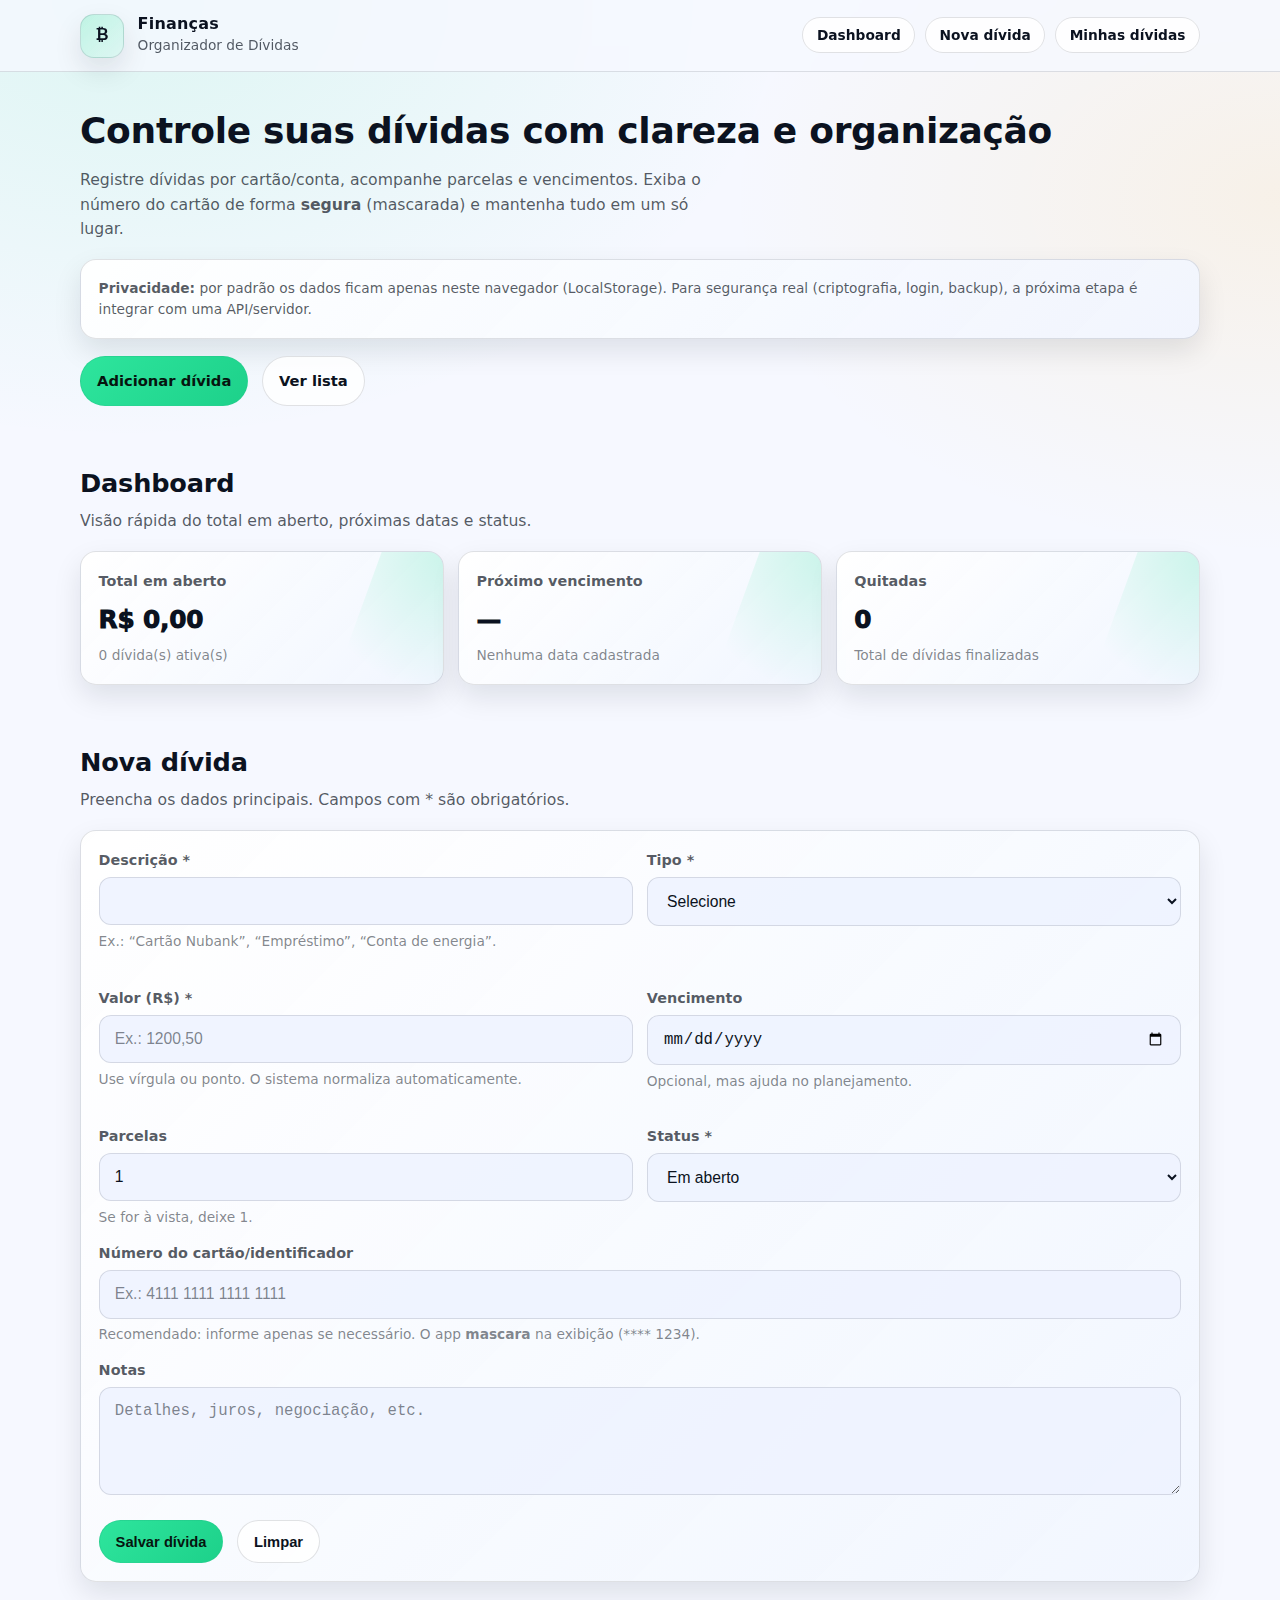
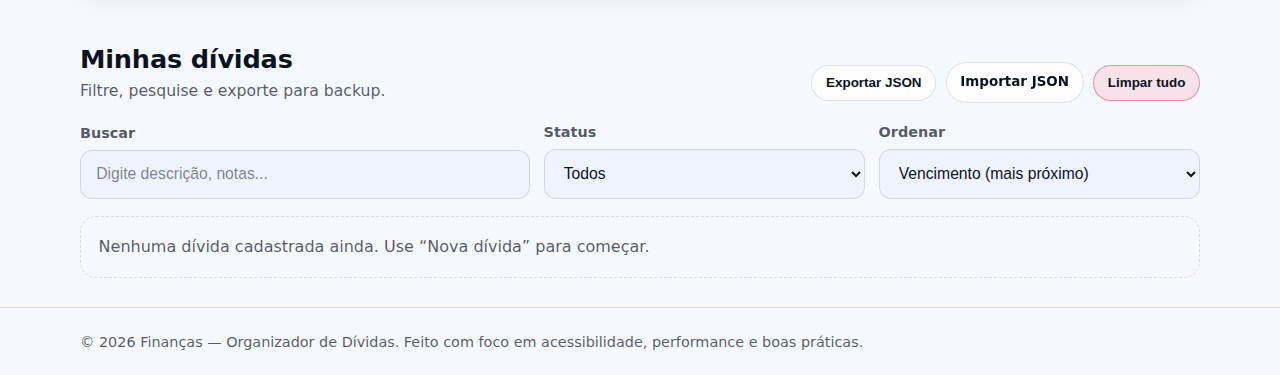
<file: index.html>
<!doctype html>
<html lang="pt-BR">
<head>
  <meta charset="utf-8" />
  <meta name="viewport" content="width=device-width, initial-scale=1" />

  <title>Organizador de Dívidas | Controle de Cartões e Contas</title>
  <meta
    name="description"
    content="Organize suas dívidas com praticidade: registre cartões, parcelas, vencimentos e status. Interface mobile-first com foco em clareza, acessibilidade e segurança."
  />

  <!-- SEO básico -->
  <meta name="robots" content="index,follow" />
  <link rel="canonical" href="https://seu-dominio-aqui.com/" />

  <!-- Open Graph -->
  <meta property="og:title" content="Organizador de Dívidas | Controle de Cartões e Contas" />
  <meta property="og:description" content="Registre e acompanhe dívidas por cartão/conta, parcelas e vencimentos. Feito para mobile e preparado para API." />
  <meta property="og:type" content="website" />
  <meta property="og:url" content="https://seu-dominio-aqui.com/" />
  <meta property="og:image" content="assets/images/og-cover.png" />
  <meta property="og:locale" content="pt_BR" />

  <!-- Twitter Cards -->
  <meta name="twitter:card" content="summary_large_image" />
  <meta name="twitter:title" content="Organizador de Dívidas | Controle de Cartões e Contas" />
  <meta name="twitter:description" content="Organize dívidas por cartão/conta, com parcelas e vencimentos. Mobile-first e preparado para API." />
  <meta name="twitter:image" content="assets/images/og-cover.png" />

  <!-- Favicon (simples) -->
  <link rel="icon" href="assets/icons/favicon.svg" type="image/svg+xml" />

  <!-- Performance: pré-carrega CSS -->
  <link rel="preload" href="style.css" as="style" />
  <link rel="stylesheet" href="style.css" />

  <!-- Preferência de tema do sistema -->
  <meta name="color-scheme" content="dark light" />
</head>

<body>
  <!-- Skip link: acessibilidade para teclado -->
  <a class="skip-link" href="#main">Pular para o conteúdo</a>

  <header class="app-header" role="banner">
    <div class="app-header__container">
      <div class="brand" aria-label="Organizador de Dívidas">
        <span class="brand__mark" aria-hidden="true">₿</span>
        <div class="brand__text">
          <p class="brand__name">Finanças</p>
          <p class="brand__tagline">Organizador de Dívidas</p>
        </div>
      </div>

      <nav class="app-nav" aria-label="Navegação principal">
        <ul class="app-nav__list">
          <li class="app-nav__item"><a class="app-nav__link" href="#dashboard">Dashboard</a></li>
          <li class="app-nav__item"><a class="app-nav__link" href="#nova-divida">Nova dívida</a></li>
          <li class="app-nav__item"><a class="app-nav__link" href="#minhas-dividas">Minhas dívidas</a></li>
        </ul>
      </nav>
    </div>
  </header>

  <main id="main" class="app-main" role="main">
    <section class="hero" aria-labelledby="hero-title">
      <div class="hero__container">
        <h1 id="hero-title" class="hero__title">Controle suas dívidas com clareza e organização</h1>
        <p class="hero__subtitle">
          Registre dívidas por cartão/conta, acompanhe parcelas e vencimentos. Exiba o número do cartão de forma
          <strong>segura</strong> (mascarada) e mantenha tudo em um só lugar.
        </p>

        <div class="hero__note" role="note" aria-label="Aviso de segurança">
          <p class="hero__note-text">
            <strong>Privacidade:</strong> por padrão os dados ficam apenas neste navegador (LocalStorage).
            Para segurança real (criptografia, login, backup), a próxima etapa é integrar com uma API/servidor.
          </p>
        </div>

        <div class="hero__actions">
          <a class="btn btn--primary" href="#nova-divida">Adicionar dívida</a>
          <a class="btn btn--ghost" href="#minhas-dividas">Ver lista</a>
        </div>
      </div>
    </section>

    <!-- Dashboard -->
    <section id="dashboard" class="section" aria-labelledby="dash-title">
      <div class="section__container">
        <header class="section__header">
          <h2 id="dash-title" class="section__title">Dashboard</h2>
          <p class="section__desc">Visão rápida do total em aberto, próximas datas e status.</p>
        </header>

        <div class="grid grid--cards" role="list">
          <article class="card card--stat" role="listitem" aria-label="Total em aberto">
            <h3 class="card__title">Total em aberto</h3>
            <p class="card__value" id="stat-total-open">R$ 0,00</p>
            <p class="card__meta" id="stat-total-open-meta">0 dívidas ativas</p>
          </article>

          <article class="card card--stat" role="listitem" aria-label="Próximo vencimento">
            <h3 class="card__title">Próximo vencimento</h3>
            <p class="card__value" id="stat-next-due">—</p>
            <p class="card__meta" id="stat-next-due-meta">Nenhuma data cadastrada</p>
          </article>

          <article class="card card--stat" role="listitem" aria-label="Quitadas">
            <h3 class="card__title">Quitadas</h3>
            <p class="card__value" id="stat-paid">0</p>
            <p class="card__meta" id="stat-paid-meta">Total de dívidas finalizadas</p>
          </article>
        </div>
      </div>
    </section>

    <!-- Formulário -->
    <section id="nova-divida" class="section" aria-labelledby="form-title">
      <div class="section__container">
        <header class="section__header">
          <h2 id="form-title" class="section__title">Nova dívida</h2>
          <p class="section__desc">Preencha os dados principais. Campos com * são obrigatórios.</p>
        </header>

        <form class="debt-form" id="debt-form" novalidate>
          <div class="debt-form__grid">
            <div class="field">
              <label class="field__label" for="title">Descrição *</label>
              <input class="field__input" id="title" name="title" type="text" maxlength="60" required
                autocomplete="off" inputmode="text" />
              <p class="field__hint">Ex.: “Cartão Nubank”, “Empréstimo”, “Conta de energia”.</p>
              <p class="field__error" id="err-title" aria-live="polite"></p>
            </div>

            <div class="field">
              <label class="field__label" for="type">Tipo *</label>
              <select class="field__input" id="type" name="type" required>
                <option value="" selected disabled>Selecione</option>
                <option value="cartao">Cartão</option>
                <option value="boleto">Boleto/Conta</option>
                <option value="emprestimo">Empréstimo</option>
                <option value="outro">Outro</option>
              </select>
              <p class="field__error" id="err-type" aria-live="polite"></p>
            </div>

            <div class="field">
              <label class="field__label" for="amount">Valor (R$) *</label>
              <input class="field__input" id="amount" name="amount" type="text" required
                inputmode="decimal" autocomplete="off" placeholder="Ex.: 1200,50" />
              <p class="field__hint">Use vírgula ou ponto. O sistema normaliza automaticamente.</p>
              <p class="field__error" id="err-amount" aria-live="polite"></p>
            </div>

            <div class="field">
              <label class="field__label" for="dueDate">Vencimento</label>
              <input class="field__input" id="dueDate" name="dueDate" type="date" />
              <p class="field__hint">Opcional, mas ajuda no planejamento.</p>
            </div>

            <div class="field">
              <label class="field__label" for="installments">Parcelas</label>
              <input class="field__input" id="installments" name="installments" type="number"
                min="1" max="120" value="1" inputmode="numeric" />
              <p class="field__hint">Se for à vista, deixe 1.</p>
            </div>

            <div class="field">
              <label class="field__label" for="status">Status *</label>
              <select class="field__input" id="status" name="status" required>
                <option value="open">Em aberto</option>
                <option value="paid">Quitada</option>
              </select>
              <p class="field__error" id="err-status" aria-live="polite"></p>
            </div>

            <div class="field field--full">
              <label class="field__label" for="cardNumber">Número do cartão/identificador</label>
              <input class="field__input" id="cardNumber" name="cardNumber" type="text"
                inputmode="numeric" autocomplete="off" placeholder="Ex.: 4111 1111 1111 1111" />
              <p class="field__hint">
                Recomendado: informe apenas se necessário. O app <strong>mascara</strong> na exibição (**** 1234).
              </p>
            </div>

            <div class="field field--full">
              <label class="field__label" for="notes">Notas</label>
              <textarea class="field__input field__input--textarea" id="notes" name="notes" rows="3"
                maxlength="300" placeholder="Detalhes, juros, negociação, etc."></textarea>
            </div>
          </div>

          <div class="debt-form__actions">
            <button class="btn btn--primary" type="submit">Salvar dívida</button>
            <button class="btn btn--ghost" type="reset">Limpar</button>
          </div>

          <!-- Região para mensagens -->
          <div class="toast" id="toast" role="status" aria-live="polite" aria-atomic="true"></div>
        </form>
      </div>
    </section>

    <!-- Lista e filtros -->
    <section id="minhas-dividas" class="section" aria-labelledby="list-title">
      <div class="section__container">
        <header class="section__header section__header--row">
          <div>
            <h2 id="list-title" class="section__title">Minhas dívidas</h2>
            <p class="section__desc">Filtre, pesquise e exporte para backup.</p>
          </div>

          <div class="tools" aria-label="Ferramentas">
            <button class="btn btn--small btn--ghost" id="btn-export" type="button">Exportar JSON</button>

            <label class="btn btn--small btn--ghost tools__file">
              Importar JSON
              <input class="tools__file-input" id="file-import" type="file" accept="application/json" />
            </label>

            <button class="btn btn--small btn--danger" id="btn-clear" type="button">
              Limpar tudo
            </button>
          </div>
        </header>

        <div class="filters" aria-label="Filtros de dívidas">
          <div class="field field--inline">
            <label class="field__label" for="search">Buscar</label>
            <input class="field__input" id="search" type="search" placeholder="Digite descrição, notas..." />
          </div>

          <div class="field field--inline">
            <label class="field__label" for="filterStatus">Status</label>
            <select class="field__input" id="filterStatus">
              <option value="all" selected>Todos</option>
              <option value="open">Em aberto</option>
              <option value="paid">Quitada</option>
            </select>
          </div>

          <div class="field field--inline">
            <label class="field__label" for="sortBy">Ordenar</label>
            <select class="field__input" id="sortBy">
              <option value="dueDateAsc" selected>Vencimento (mais próximo)</option>
              <option value="amountDesc">Valor (maior primeiro)</option>
              <option value="createdAtDesc">Mais recentes</option>
            </select>
          </div>
        </div>

        <div class="list" aria-label="Lista de dívidas">
          <!-- JS injeta os cards aqui -->
          <div class="list__grid" id="debt-list" role="list"></div>

          <p class="empty-state" id="empty-state" hidden>
            Nenhuma dívida cadastrada ainda. Use “Nova dívida” para começar.
          </p>
        </div>
      </div>
    </section>
  </main>

  <footer class="app-footer" role="contentinfo">
    <div class="app-footer__container">
      <p class="app-footer__text">
        © <span id="year"></span> Finanças — Organizador de Dívidas.
        <span class="app-footer__muted">Feito com foco em acessibilidade, performance e boas práticas.</span>
      </p>
    </div>
  </footer>

  <!-- Modal de edição (acessível) -->
  <dialog class="modal" id="edit-modal" aria-labelledby="edit-title">
    <form class="modal__content" method="dialog" id="edit-form">
      <header class="modal__header">
        <h2 class="modal__title" id="edit-title">Editar dívida</h2>
        <button class="modal__close" type="button" id="btn-close-modal" aria-label="Fechar">×</button>
      </header>

      <div class="modal__body">
        <input type="hidden" id="edit-id" />

        <div class="field">
          <label class="field__label" for="edit-title-input">Descrição *</label>
          <input class="field__input" id="edit-title-input" type="text" maxlength="60" required />
          <p class="field__error" id="err-edit-title" aria-live="polite"></p>
        </div>

        <div class="field">
          <label class="field__label" for="edit-amount-input">Valor (R$) *</label>
          <input class="field__input" id="edit-amount-input" type="text" required inputmode="decimal" />
          <p class="field__error" id="err-edit-amount" aria-live="polite"></p>
        </div>

        <div class="field">
          <label class="field__label" for="edit-dueDate-input">Vencimento</label>
          <input class="field__input" id="edit-dueDate-input" type="date" />
        </div>

        <div class="field">
          <label class="field__label" for="edit-status-input">Status *</label>
          <select class="field__input" id="edit-status-input" required>
            <option value="open">Em aberto</option>
            <option value="paid">Quitada</option>
          </select>
        </div>

        <div class="field">
          <label class="field__label" for="edit-notes-input">Notas</label>
          <textarea class="field__input field__input--textarea" id="edit-notes-input" rows="3" maxlength="300"></textarea>
        </div>
      </div>

      <footer class="modal__footer">
        <button class="btn btn--primary" type="submit">Salvar alterações</button>
        <button class="btn btn--ghost" type="button" id="btn-cancel-modal">Cancelar</button>
      </footer>
    </form>
  </dialog>

  <!-- JS no final para performance -->
  <script defer src="script.js"></script>
</body>

</html>
</file>
<file: style.css>
/* =========================================================
   Finanças - Organizador de Dívidas (PRO UI)
   - Mobile-First
   - :root variables
   - BEM
   - A11y + performance
   ========================================================= */

:root {
  /* Base */
  --bg: #0b1220;
  --surface: #0f1a2e;
  --surface-2: #101f3a;
  --surface-3: #0c1628;
  --text: #eaf0ff;
  --muted: rgba(234, 240, 255, 0.72);
  --muted-2: rgba(234, 240, 255, 0.52);
  --border: rgba(255, 255, 255, 0.10);

  /* Brand */
  --primary: #2ee59d;
  --primary-2: #1dd18a;
  --danger: #ff4d4d;
  --warning: #ffb020;

  /* Shadows & radius */
  --radius: 16px;
  --radius-sm: 12px;
  --shadow-1: 0 10px 26px rgba(0, 0, 0, 0.35);
  --shadow-2: 0 14px 34px rgba(0, 0, 0, 0.45);

  /* Layout */
  --container: 1120px;

  /* Type scale */
  --font: ui-sans-serif, system-ui, -apple-system, Segoe UI, Roboto, Arial, "Noto Sans", "Helvetica Neue", sans-serif;
  --h1: clamp(1.6rem, 3.3vw, 2.25rem);
  --h2: clamp(1.25rem, 2.2vw, 1.6rem);
  --h3: 1.05rem;
  --p: 0.98rem;
  --small: 0.86rem;

  /* Spacing */
  --s1: 0.35rem;
  --s2: 0.6rem;
  --s3: 0.85rem;
  --s4: 1.1rem;
  --s5: 1.4rem;
  --s6: 1.8rem;
  --s7: 2.4rem;
  --s8: 3.1rem;

  /* A11y */
  --focus: 0 0 0 3px rgba(46, 229, 157, 0.35);

  /* Motion */
  --ease: cubic-bezier(.2,.8,.2,1);
  --t: 160ms var(--ease);
}

/* Light mode (auto) */
@media (prefers-color-scheme: light) {
  :root {
    --bg: #f6f8ff;
    --surface: #ffffff;
    --surface-2: #f1f5ff;
    --surface-3: #eef2ff;
    --text: #0b1220;
    --muted: rgba(11, 18, 32, 0.70);
    --muted-2: rgba(11, 18, 32, 0.52);
    --border: rgba(11, 18, 32, 0.12);
    --shadow-1: 0 12px 28px rgba(11, 18, 32, 0.10);
    --shadow-2: 0 16px 34px rgba(11, 18, 32, 0.12);
  }
}

/* ===== Reset ===== */
*,
*::before,
*::after {
  box-sizing: border-box;
}

html:focus-within {
  scroll-behavior: smooth;
}

body {
  margin: 0;
  font-family: var(--font);
  color: var(--text);
  background:
    radial-gradient(1200px 800px at 10% 0%, rgba(46, 229, 157, 0.12), transparent 55%),
    radial-gradient(1000px 650px at 100% 10%, rgba(255, 176, 32, 0.10), transparent 55%),
    var(--bg);
  line-height: 1.55;
  text-rendering: optimizeLegibility;
}

a {
  color: inherit;
}

img {
  max-width: 100%;
  display: block;
}

/* ===== Utilities ===== */
.visually-hidden {
  position: absolute !important;
  height: 1px; width: 1px;
  overflow: hidden;
  clip: rect(1px, 1px, 1px, 1px);
  white-space: nowrap;
}

.skip-link {
  position: absolute;
  left: -999px;
  top: var(--s3);
  padding: var(--s2) var(--s3);
  border-radius: 999px;
  background: var(--surface);
  border: 1px solid var(--border);
  z-index: 9999;
}

.skip-link:focus {
  left: var(--s3);
  outline: none;
  box-shadow: var(--focus);
}

/* Containers */
.app-header__container,
.section__container,
.hero__container,
.app-footer__container {
  width: min(100% - 2rem, var(--container));
  margin-inline: auto;
}

/* ===== Header ===== */
.app-header {
  position: sticky;
  top: 0;
  z-index: 50;
  background: color-mix(in srgb, var(--bg) 78%, transparent);
  backdrop-filter: blur(10px);
  border-bottom: 1px solid var(--border);
}

.app-header__container {
  display: flex;
  align-items: center;
  justify-content: space-between;
  gap: var(--s4);
  padding: var(--s3) 0;
}

.brand {
  display: flex;
  align-items: center;
  gap: var(--s3);
  min-width: 0;
}

.brand__mark {
  width: 44px;
  height: 44px;
  border-radius: 14px;
  display: grid;
  place-items: center;
  font-weight: 900;
  background: linear-gradient(135deg, rgba(46, 229, 157, 0.26), rgba(46, 229, 157, 0.10));
  border: 1px solid var(--border);
  box-shadow: var(--shadow-1);
}

.brand__text {
  display: grid;
  gap: 0.12rem;
}

.brand__name {
  margin: 0;
  font-size: 1rem;
  font-weight: 900;
  letter-spacing: 0.2px;
  line-height: 1.1;
}

.brand__tagline {
  margin: 0;
  font-size: var(--small);
  color: var(--muted);
}

/* Nav */
.app-nav__list {
  list-style: none;
  display: flex;
  align-items: center;
  gap: var(--s2);
  padding: 0;
  margin: 0;
  flex-wrap: wrap;
}

.app-nav__link {
  text-decoration: none;
  border: 1px solid var(--border);
  background: color-mix(in srgb, var(--surface) 82%, transparent);
  padding: 0.55rem 0.85rem;
  border-radius: 999px;
  font-weight: 800;
  font-size: 0.86rem;
  color: var(--text);
  transition: transform var(--t), border-color var(--t), background var(--t);
}

.app-nav__link:hover {
  border-color: color-mix(in srgb, var(--primary) 35%, var(--border));
  transform: translateY(-1px);
}

.app-nav__link:focus-visible {
  outline: none;
  box-shadow: var(--focus);
}

/* ===== Hero ===== */
.hero {
  padding: var(--s7) 0 var(--s6);
}

.hero__container {
  display: grid;
  gap: var(--s4);
}

.hero__title {
  margin: 0;
  font-size: var(--h1);
  line-height: 1.12;
  letter-spacing: -0.3px;
}

.hero__subtitle {
  margin: 0;
  max-width: 64ch;
  color: var(--muted);
  font-size: var(--p);
}

.hero__note {
  border: 1px solid var(--border);
  background: linear-gradient(
    135deg,
    color-mix(in srgb, var(--surface) 92%, transparent),
    color-mix(in srgb, var(--surface-2) 88%, transparent)
  );
  border-radius: var(--radius);
  padding: var(--s4);
  box-shadow: var(--shadow-1);
}

.hero__note-text {
  margin: 0;
  color: var(--muted);
  font-size: var(--small);
}

.hero__actions {
  display: flex;
  gap: var(--s3);
  flex-wrap: wrap;
}

/* ===== Sections ===== */
.section {
  padding: var(--s6) 0;
}

.section__header {
  margin-bottom: var(--s4);
  display: grid;
  gap: var(--s1);
}

.section__header--row {
  display: grid;
  gap: var(--s3);
}

.section__title {
  margin: 0;
  font-size: var(--h2);
  letter-spacing: -0.2px;
}

.section__desc {
  margin: 0;
  color: var(--muted);
  font-size: var(--p);
}

/* ===== Cards ===== */
.grid--cards {
  display: grid;
  gap: var(--s3);
}

.card {
  border: 1px solid var(--border);
  background: linear-gradient(
    135deg,
    color-mix(in srgb, var(--surface) 92%, transparent),
    color-mix(in srgb, var(--surface-2) 88%, transparent)
  );
  border-radius: var(--radius);
  box-shadow: var(--shadow-1);
  padding: var(--s4);
}

.card--stat {
  position: relative;
  overflow: hidden;
}

.card--stat::before {
  content: "";
  position: absolute;
  inset: -40% -40% auto auto;
  width: 220px;
  height: 220px;
  background: radial-gradient(circle at 30% 30%, rgba(46, 229, 157, 0.22), transparent 65%);
  transform: rotate(20deg);
  pointer-events: none;
}

.card__title {
  margin: 0 0 var(--s2);
  color: var(--muted);
  font-weight: 900;
  font-size: 0.9rem;
}

.card__value {
  margin: 0 0 var(--s1);
  font-weight: 950;
  font-size: 1.55rem;
  letter-spacing: -0.2px;
}

.card__meta {
  margin: 0;
  color: var(--muted-2);
  font-size: var(--small);
}

/* ===== Buttons ===== */
.btn {
  border: 1px solid var(--border);
  background: transparent;
  color: var(--text);
  border-radius: 999px;
  padding: 0.78rem 1rem;
  font-weight: 900;
  font-size: 0.92rem;
  cursor: pointer;
  text-decoration: none;
  display: inline-flex;
  align-items: center;
  justify-content: center;
  gap: 0.45rem;
  transition: transform var(--t), background var(--t), border-color var(--t), filter var(--t);
  user-select: none;
}

.btn:focus-visible {
  outline: none;
  box-shadow: var(--focus);
}

.btn:hover {
  transform: translateY(-1px);
}

.btn--primary {
  border-color: color-mix(in srgb, var(--primary) 45%, var(--border));
  background: linear-gradient(135deg, var(--primary), var(--primary-2));
  color: #06150f;
}

.btn--ghost {
  background: color-mix(in srgb, var(--surface) 82%, transparent);
}

.btn--danger {
  border-color: color-mix(in srgb, var(--danger) 45%, var(--border));
  background: color-mix(in srgb, var(--danger) 12%, transparent);
}

.btn--small {
  padding: 0.58rem 0.85rem;
  font-size: 0.84rem;
}

/* ===== Form ===== */
.debt-form {
  border: 1px solid var(--border);
  border-radius: var(--radius);
  background: linear-gradient(
    135deg,
    color-mix(in srgb, var(--surface) 92%, transparent),
    color-mix(in srgb, var(--surface-2) 88%, transparent)
  );
  box-shadow: var(--shadow-1);
  padding: var(--s4);
}

.debt-form__grid {
  display: grid;
  gap: var(--s3);
}

.debt-form__actions {
  margin-top: var(--s4);
  display: flex;
  gap: var(--s3);
  flex-wrap: wrap;
}

/* Fields */
.field__label {
  display: block;
  margin-bottom: var(--s1);
  font-weight: 900;
  font-size: 0.9rem;
  color: var(--muted);
}

.field__input {
  width: 100%;
  border: 1px solid var(--border);
  border-radius: var(--radius-sm);
  padding: 0.9rem 0.95rem;
  background: color-mix(in srgb, var(--surface-3) 86%, transparent);
  color: var(--text);
  font-size: 0.98rem;
  transition: border-color var(--t), box-shadow var(--t), background var(--t);
}

.field__input::placeholder {
  color: var(--muted-2);
}

.field__input:focus-visible {
  outline: none;
  box-shadow: var(--focus);
  border-color: color-mix(in srgb, var(--primary) 55%, var(--border));
  background: color-mix(in srgb, var(--surface-3) 92%, transparent);
}

.field__input--textarea {
  resize: vertical;
  min-height: 108px;
}

.field__hint {
  margin: var(--s1) 0 0;
  color: var(--muted-2);
  font-size: var(--small);
}

.field__error {
  margin: var(--s1) 0 0;
  color: var(--danger);
  font-size: var(--small);
  min-height: 1.1em;
}

.field--full {
  grid-column: 1 / -1;
}

.field--inline {
  min-width: 0;
}

/* Filters */
.filters {
  display: grid;
  gap: var(--s3);
  margin-bottom: var(--s4);
}

/* ===== List ===== */
.list__grid {
  display: grid;
  gap: var(--s3);
}

.debt {
  border: 1px solid var(--border);
  border-radius: var(--radius);
  background: linear-gradient(
    135deg,
    color-mix(in srgb, var(--surface) 92%, transparent),
    color-mix(in srgb, var(--surface-2) 88%, transparent)
  );
  box-shadow: var(--shadow-1);
  padding: var(--s4);
  transition: transform var(--t), box-shadow var(--t), border-color var(--t);
}

.debt:hover {
  transform: translateY(-2px);
  box-shadow: var(--shadow-2);
  border-color: color-mix(in srgb, var(--primary) 18%, var(--border));
}

.debt__top {
  display: grid;
  gap: var(--s2);
}

.debt__title {
  margin: 0;
  font-size: 1.1rem;
  font-weight: 950;
  letter-spacing: -0.15px;
}

.debt__badges {
  display: flex;
  gap: var(--s2);
  flex-wrap: wrap;
}

.badge {
  display: inline-flex;
  align-items: center;
  gap: 0.35rem;
  border: 1px solid var(--border);
  border-radius: 999px;
  padding: 0.26rem 0.62rem;
  font-size: 0.8rem;
  color: var(--muted);
  background: color-mix(in srgb, var(--surface-3) 82%, transparent);
}

.badge--open {
  border-color: color-mix(in srgb, var(--warning) 45%, var(--border));
}

.badge--paid {
  border-color: color-mix(in srgb, var(--primary) 45%, var(--border));
}

.debt__meta {
  display: grid;
  gap: var(--s1);
  margin-top: var(--s3);
  color: var(--muted);
  font-size: 0.93rem;
}

.debt__amount {
  color: var(--text);
  font-weight: 950;
  font-size: 1.15rem;
}

/* Actions */
.debt__actions {
  display: flex;
  gap: var(--s2);
  flex-wrap: wrap;
  margin-top: var(--s4);
}

.link-btn {
  border: 1px solid var(--border);
  border-radius: 999px;
  padding: 0.58rem 0.85rem;
  background: color-mix(in srgb, var(--surface-3) 70%, transparent);
  color: var(--text);
  cursor: pointer;
  font-weight: 900;
  font-size: 0.85rem;
  transition: transform var(--t), border-color var(--t), background var(--t);
}

.link-btn:hover {
  transform: translateY(-1px);
  border-color: color-mix(in srgb, var(--primary) 35%, var(--border));
}

.link-btn:focus-visible {
  outline: none;
  box-shadow: var(--focus);
}

.link-btn--danger {
  border-color: color-mix(in srgb, var(--danger) 45%, var(--border));
  background: color-mix(in srgb, var(--danger) 10%, transparent);
}

/* Empty state */
.empty-state {
  margin: 0;
  padding: var(--s4);
  border: 1px dashed var(--border);
  border-radius: var(--radius);
  color: var(--muted);
}

/* Tools */
.tools {
  display: flex;
  gap: var(--s2);
  flex-wrap: wrap;
  align-items: center;
}

.tools__file {
  position: relative;
  overflow: hidden;
}

.tools__file-input {
  position: absolute;
  inset: 0;
  opacity: 0;
  cursor: pointer;
}

/* ===== Toast (notification) ===== */
.toast {
  position: fixed;
  left: 50%;
  bottom: 18px;
  transform: translateX(-50%);
  width: min(92vw, 520px);
  padding: 0.9rem 1rem;
  border-radius: 14px;
  border: 1px solid var(--border);
  background: color-mix(in srgb, var(--surface) 88%, transparent);
  box-shadow: var(--shadow-2);
  color: var(--text);
  font-weight: 900;
  font-size: 0.92rem;
  opacity: 0;
  pointer-events: none;
  transition: opacity var(--t), transform var(--t);
}

/* Classe aplicada via JS quando mostrar toast */
.toast--show {
  opacity: 1;
  transform: translateX(-50%) translateY(-2px);
}

/* ===== Footer ===== */
.app-footer {
  border-top: 1px solid var(--border);
  padding: var(--s5) 0;
}

.app-footer__text {
  margin: 0;
  color: var(--muted);
  font-size: 0.9rem;
}

/* ===== Modal ===== */
.modal {
  border: none;
  padding: 0;
  border-radius: var(--radius);
  width: min(92vw, 560px);
  background: var(--surface);
  color: var(--text);
  box-shadow: var(--shadow-2);
}

.modal::backdrop {
  background: rgba(0, 0, 0, 0.62);
}

.modal__content {
  padding: var(--s4);
}

.modal__header {
  display: flex;
  align-items: center;
  justify-content: space-between;
  gap: var(--s3);
  margin-bottom: var(--s3);
}

.modal__title {
  margin: 0;
  font-size: var(--h2);
  letter-spacing: -0.2px;
}

.modal__close {
  width: 42px;
  height: 42px;
  border-radius: 999px;
  border: 1px solid var(--border);
  background: color-mix(in srgb, var(--surface-3) 75%, transparent);
  color: var(--text);
  font-size: 1.25rem;
  cursor: pointer;
}

.modal__close:focus-visible {
  outline: none;
  box-shadow: var(--focus);
}

.modal__footer {
  display: flex;
  gap: var(--s3);
  flex-wrap: wrap;
  margin-top: var(--s4);
}

/* ===== Responsive (>= 720px) ===== */
@media (min-width: 45rem) {
  .grid--cards {
    grid-template-columns: repeat(3, 1fr);
  }

  .debt-form__grid {
    grid-template-columns: repeat(2, 1fr);
  }

  .filters {
    grid-template-columns: 1.4fr 1fr 1fr;
    align-items: end;
  }

  .list__grid {
    grid-template-columns: repeat(2, 1fr);
  }

  .section__header--row {
    grid-template-columns: 1fr auto;
    align-items: end;
  }
}

/* A11y motion */
@media (prefers-reduced-motion: reduce) {
  html:focus-within { scroll-behavior: auto; }
  * { transition: none !important; }
}
</file>
